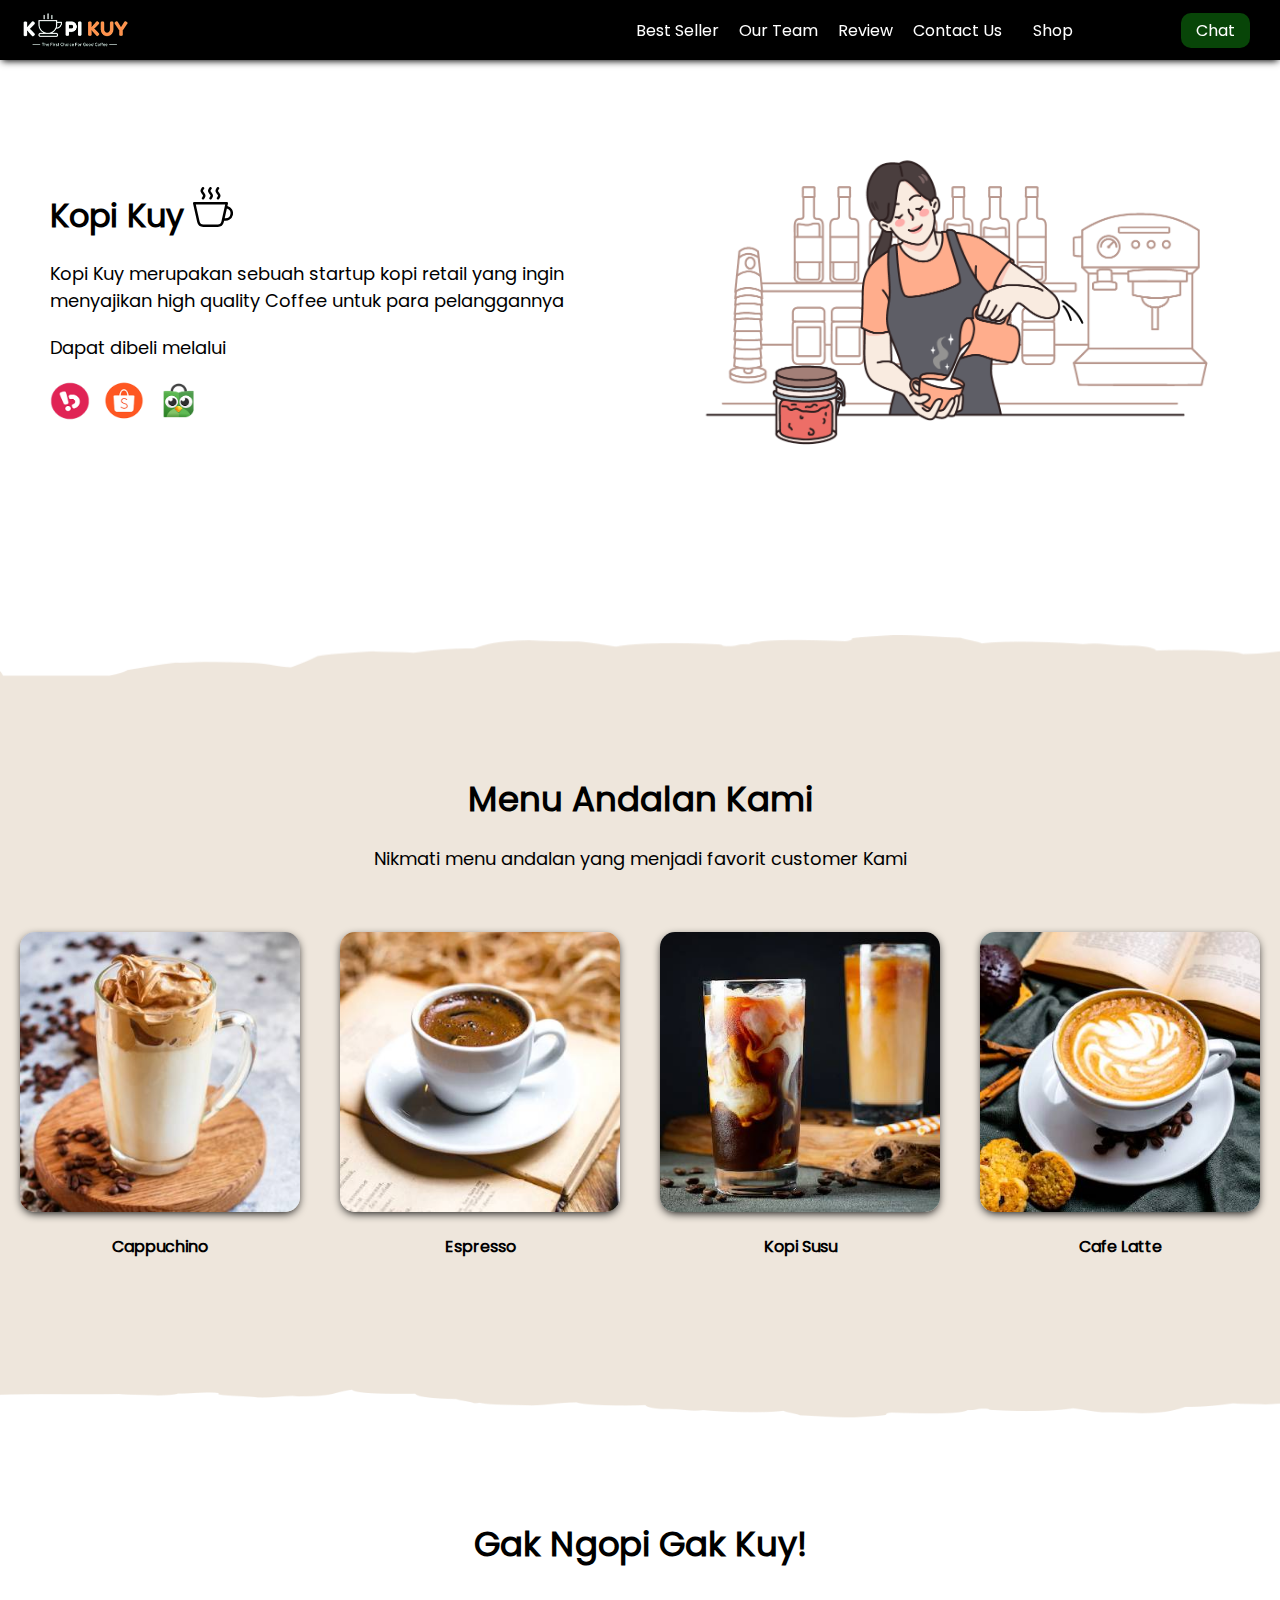
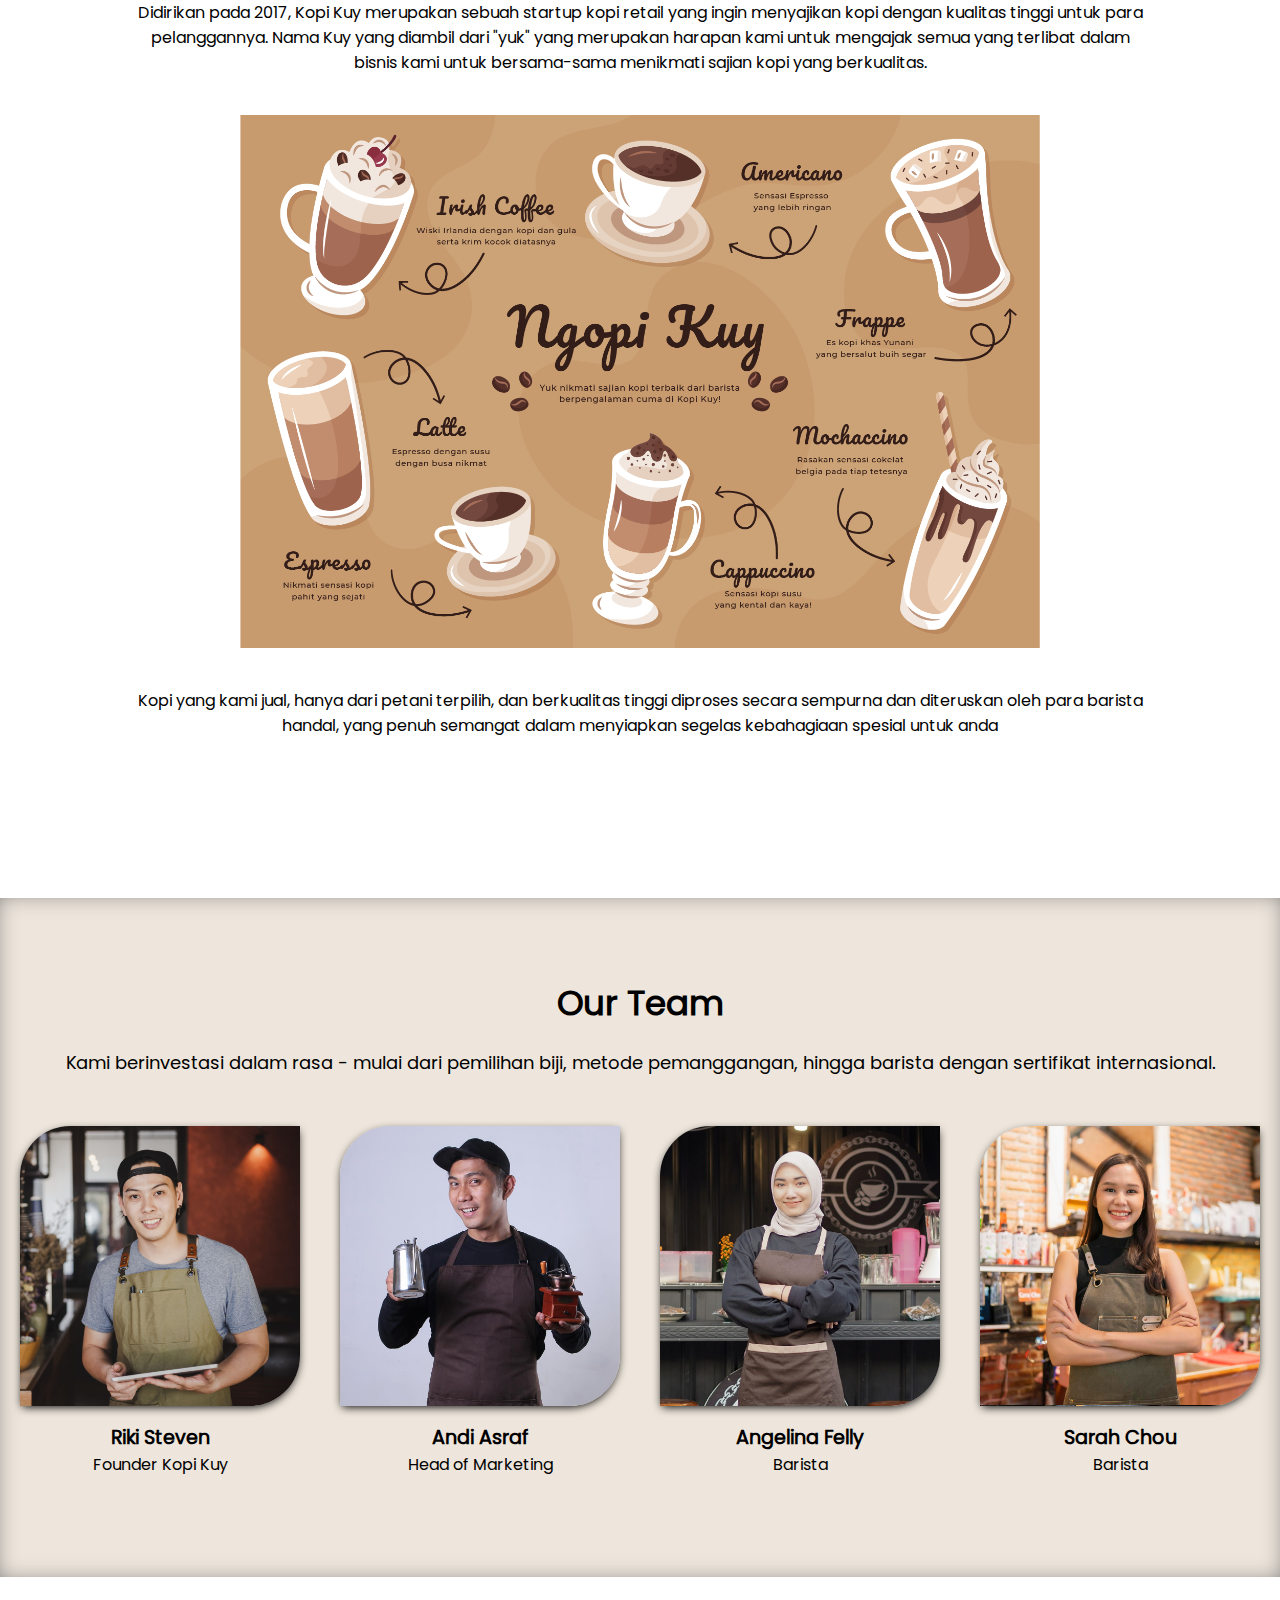
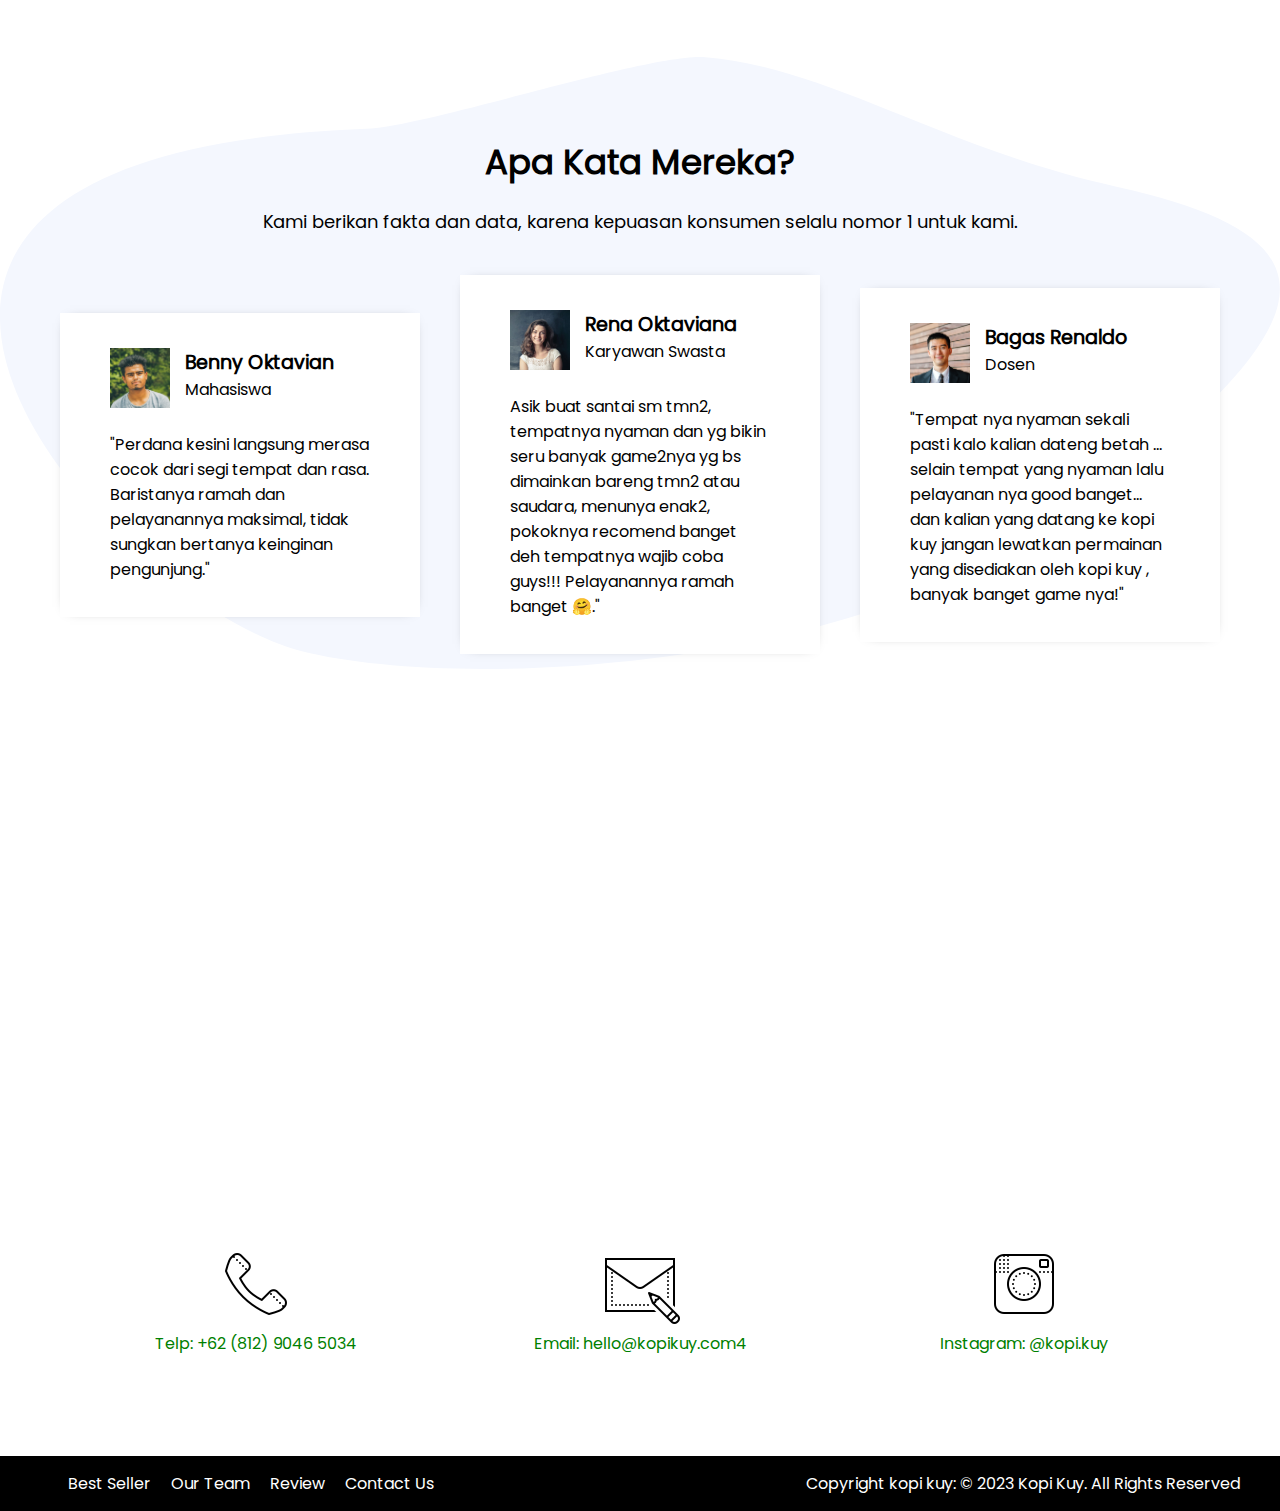
<file: index.html>
<!DOCTYPE html>
<html lang="id">

<head>
    <meta charset="UTF-8">
    <meta http-equiv="X-UA-Compatible" content="IE=edge">
    <meta name="viewport" content="width=device-width, initial-scale=1.0">
    <link rel="shortcut icon" href="images/favicon.ico" type="image/x-icon">
    <title>Website Kopi Kuy</title>
    <link rel="stylesheet" href="css/style.css">
</head>

<body>
    <nav>
        <img class="logo" src="images/logo/logo_kuy.png">
        <div class="navigasi">
            <a href="#best-seller">Best Seller</a>
            <a href="#our-team">Our Team</a>
            <a href="#review">Review</a>
            <a href="#contact-us">Contact Us</a>
        </div>
        <a class="shop" href="produk.html">Shop</a>
        <a class="chat" href="https://wa.me/628123456?text=Saya ingin bertanya" target="_blank">Chat</a>
    </nav>

    <!-- Tulis Kode HTML / <header> Setelah baris di bawah ini (baris 28) -->
    <header>
        <div class="kiri">
            <h1>Kopi Kuy <img src="images/icon/icon_kopi.svg" alt="">
            </h1>
            <p>Kopi Kuy merupakan sebuah startup kopi retail yang ingin menyajikan
                high quality Coffee untuk para pelanggannya</p>
            <p>Dapat dibeli melalui</p>
            <div class="olshop">
                <img src="images/logo/logo_bukalapak.png" alt="">
                <img src="images/logo/logo_shopee.png" alt="">
                <img src="images/logo/logo_tokopedia.png" alt="">
            </div>
        </div>
        <div class="kanan">
            <img src="images/header/header1.png " alt="">
        </div>
    </header>
    <section class="best-seller" id="best-seller">
        <h2>Menu Andalan Kami</h2>
        <p>Nikmati menu andalan yang menjadi favorit customer Kami</p>
        <div class="produk">
            <img src=" images/produk/product_capuchino.jpg" alt="">
            <p>Cappuchino</p>
        </div>
        <div class="produk">
            <img src="images/produk/product_espresso.jpg" alt="">
            <p>Espresso</p>
        </div>
        <div class="produk">
            <img src="images/produk/product_kopi_susu.jpg" alt="">
            <p>Kopi Susu</p>
        </div>
        <div class="produk">
            <img src="images/produk/product_latte.jpg" alt="">
            <p>Cafe Latte</p>
        </div>
    </section>
    <section class="about-us">
        <h2>
            Gak Ngopi Gak Kuy!
        </h2>
        <p>
            Didirikan pada 2017, Kopi Kuy merupakan sebuah startup kopi retail
            yang ingin menyajikan kopi dengan kualitas tinggi untuk para pelanggannya.
            Nama Kuy yang diambil dari "yuk" yang merupakan harapan kami untuk mengajak semua
            yang terlibat dalam bisnis kami untuk bersama-sama menikmati sajian kopi yang berkualitas.
        </p>
        <img src="images/about-us/aset_kopi_jumbo.png" alt="">
        <p>
            Kopi yang kami jual, hanya dari petani terpilih, dan berkualitas tinggi diproses
            secara sempurna dan diteruskan oleh para barista handal, yang penuh semangat
            dalam menyiapkan segelas kebahagiaan spesial untuk anda
        </p>
    </section>
    <section class="our-team" id="our-team">
        <h2>Our Team</h2>
        <p>Kami berinvestasi dalam rasa - mulai dari pemilihan biji, metode pemanggangan, 
            hingga barista dengan sertifikat internasional.</p>
            <div class="team">
                <img src="images/team/team1.jpg" alt="">
                <h3>Riki Steven</h3>
                <p>Founder Kopi Kuy</p>
            </div>
            <div class="team">
                <img src="images/team/team2.jpg" alt="">
                <h3>Andi Asraf</h3>
                <p>Head of Marketing</p>
            </div>
            <div class="team">
                <img src="images/team/team3.jpg" alt="">
                <h3>Angelina Felly</h3>
                <p>Barista</p>
            </div>
            <div class="team">
                <img src="images/team/team4.jpg" alt="">
                <h3>Sarah Chou</h3>
                <p>Barista</p>
            </div>
    </section>
    <section class="review" id="review">
       <h2>Apa Kata Mereka?</h2> 
       <p>Kami berikan fakta dan data, karena kepuasan konsumen selalu nomor 1 untuk kami.</p>
       <div class="testimoni">
        <img src=" images/customer/customer1.jpg" alt="">
        <div class="profile">
            <h3>Benny Oktavian</h3>
            <p>Mahasiswa</p>
        </div>
        <p>"Perdana kesini langsung merasa cocok dari segi tempat dan rasa. 
            Baristanya ramah dan pelayanannya maksimal, tidak sungkan bertanya keinginan pengunjung."
        </p>
       </div>
       <div class="testimoni">
        <img src=" images/customer/customer2.jpg" alt="">
        <div class="profile">
            <h3>Rena Oktaviana</h3>
            <p>Karyawan Swasta</p>
        </div>
        <p> Asik buat santai sm tmn2, tempatnya nyaman dan yg bikin seru banyak game2nya 
            yg bs dimainkan bareng tmn2 atau saudara, menunya enak2, pokoknya recomend 
            banget deh tempatnya wajib coba guys!!! Pelayanannya ramah banget 🤗."
        </p>
       </div><div class="testimoni">
        <img src=" images/customer/customer3.jpg" alt="">
        <div class="profile">
            <h3>Bagas Renaldo</h3>
            <p>Dosen</p>
        </div>
        <p>"Tempat nya nyaman sekali pasti kalo kalian dateng betah ... 
            selain tempat yang nyaman lalu pelayanan nya good banget... 
            dan kalian yang datang ke kopi kuy jangan lewatkan permainan yang disediakan 
            oleh kopi kuy , banyak banget game nya!"
        </p>
       </div>
    </section>
<section class="contact-us" id="contact-us">
<iframe src="https://www.google.com/maps/embed?pb=!1m14!1m8!1m3!1d7932.741866032694!2d106.668581!3d-6.214715!3m2!1i1024!2i768!4f13.1!3m3!1m2!1s0x2e69f9912c7f297b%3A0xe5a3a671dae861ab!2sKopi%20kuy!5e0!3m2!1sid!2sid!4v1680617229460!5m2!1sid!2sid"
    allowfullscreen="" loading="lazy" referrerpolicy="no-referrer-when-downgrade"></iframe>
<div class="kontak">
    <img src="images/icon/icon_phone.png" alt="" srcset="">
    <p>Telp: +62 (812) 9046 5034</p> 
</div>
<div class="kontak">
    <img src="images/icon/icon_mail.png" alt="" srcset="">
    <p>Email: hello@kopikuy.com4</p> 
</div>
<div class="kontak">
    <img src="images/icon/icon_instagram.png" alt="" srcset="">
    <p>Instagram: @kopi.kuy</p> 
</div>
</section>
<footer>
    <div class="navigasi">
            <a href="#best-seller">Best Seller</a>
            <a href="#our-team">Our Team</a>
            <a href="#review">Review</a>
            <a href="#contact-us">Contact Us</a>
        </div>
    <p>Copyright kopi kuy: © 2023 Kopi Kuy. All Rights Reserved</p>
</footer>
    <!--
        Kode HTML tidak boleh lewat dari batas ini
        Pastikan setiap section di tutup
        misalnya kode <section class="best-seller"> harus ada
        di bawah kode </header> (perhatikan ada garis miringnya
        dan setiap section harus setelah kode </section>
        jangan menulis <section> di dalam <section>
    -->
</body>

</html>
</file>
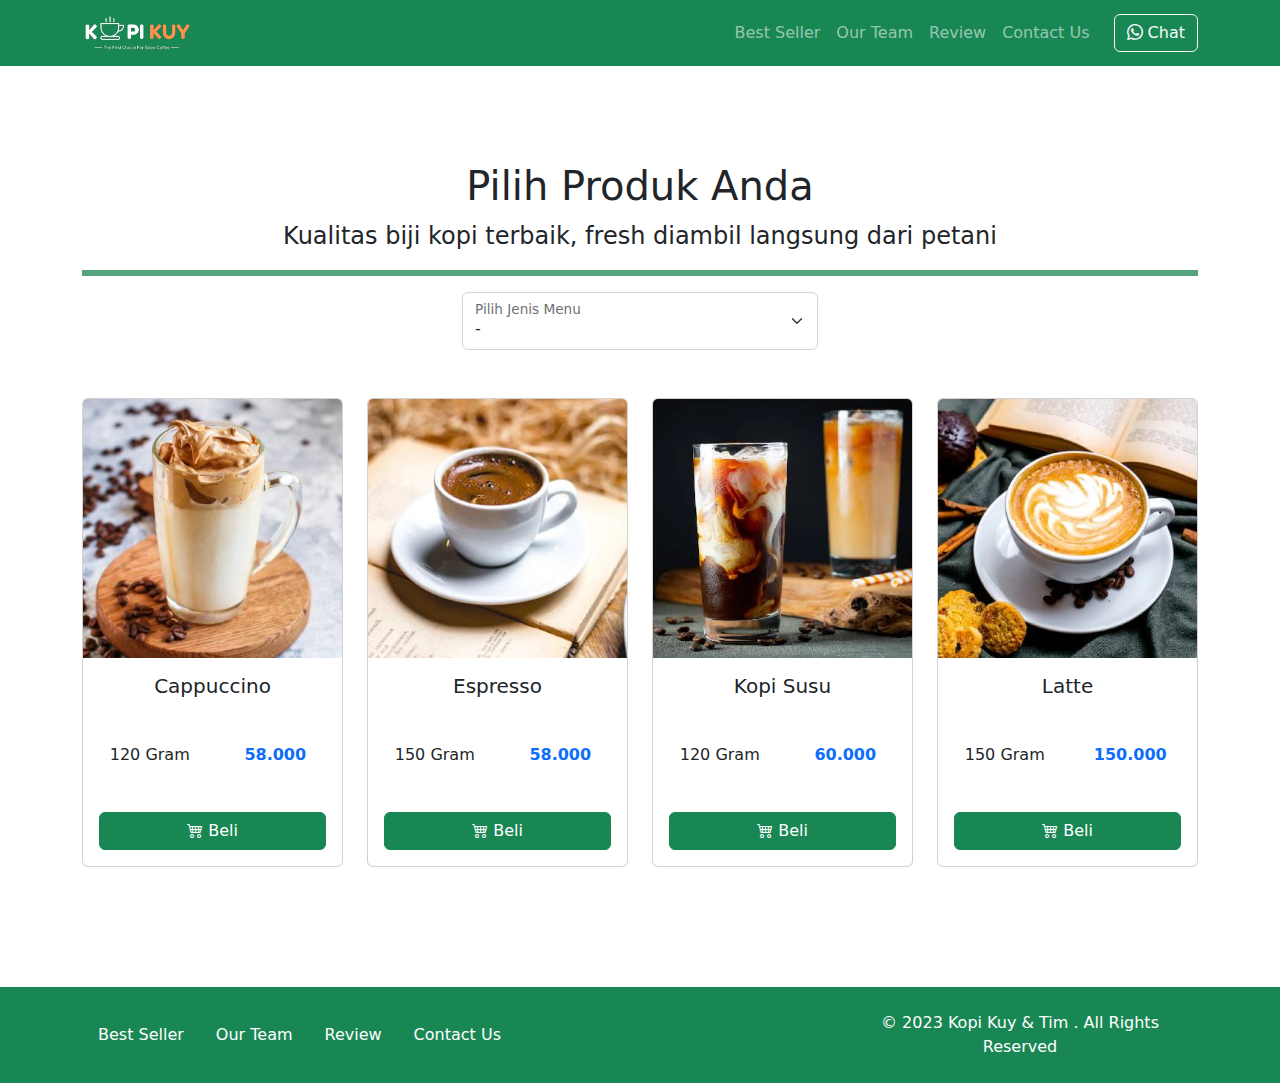
<file: produk.html>
<!DOCTYPE html>
<html lang="id">

<head>
    <meta charset="UTF-8">
    <meta http-equiv="X-UA-Compatible" content="IE=edge">
    <meta name="viewport" content="width=device-width, initial-scale=1.0">
    <link rel="shortcut icon" href="images/favicon/favicon.ico" type="image/x-icon">
    <title>Produk</title>
    <link rel="shortcut icon" href="images/favicon.ico" type="image/x-icon">
    <link rel="stylesheet" href="vendor/bootstrap/bootstrap.min.css">
    <link rel="stylesheet" href="vendor/bootstrap/bootstrap-icons.css">
    <script src="vendor/bootstrap/bootstrap.bundle.min.js"></script>
    <script src="js/jquery-3.6.3.min.js"></script>
    <style>
        /* tulis kode CSS internal di bawah sini */



        /* Batas Akhir penulisan kode CSS internal */
    </style>
</head>

<body>
    <!-- Tulis Kode Bootstrap Di Bawah Sini -->
    <nav class="navbar navbar-dark bg-success navbar-expand-lg bisadicopy">
        <div class="container">
            <a class="navbar-brand" href="index.html">
                <img src="images/logo/logo_kuy.png" height="40" alt="image">
            </a>
            <button class="navbar-toggler" type="button" data-bs-toggle="collapse" data-bs-target="#navbarNav11"
                aria-controls="navbarNav11" aria-expanded="false" aria-label="Toggle navigation">
                <span class="navbar-toggler-icon"></span>
            </button>
            <div class="collapse navbar-collapse" id="navbarNav11">
                <ul class="navbar-nav ms-auto">
                    <li class="nav-item active">
                        <a class="nav-link" href="index.html#best-seller">Best Seller</a>
                    </li>
                    <li class="nav-item">
                        <a class="nav-link" href="index.html#our-team">Our Team</a>
                    </li>
                    <li class="nav-item">
                        <a class="nav-link" href="index.html#review">Review</a>
                    </li>
                    <li class="nav-item">
                        <a class="nav-link" href="index.html#contact-us">Contact Us</a>
                    </li>
                </ul>
                <a target="_blank" class="btn btn-outline-light ms-md-3"
                    href="https://wa.me/6281291551234?text=halo kopi kuy saya mau pesan"><i class="bi bi-whatsapp"></i>
                    Chat</a>
            </div>
        </div>
    </nav>
    <section class="riki-block produk text-center my-5 py-5">
        <div class="container">
            <h1>Pilih Produk Anda</h1>
            <p class="fs-4">Kualitas biji kopi terbaik, fresh diambil langsung dari petani</p>
            <hr class="border border-success border-3 opacity-75">

            <!-- Ini Untuk Select -->
            <div class="row justify-content-center">
                <div class="col-md-4">
                    <div class="form-floating">
                        <select class="form-select" id="select_kopi">
                            <option selected disabled>-</option>
                            <option value="arabica">Arabica</option>
                            <option value="robusta">Robusta</option>
                            <option value="nonkopi">Non Kopi</option>
                            <option value="food">Food</option>
                        </select>
                        <label for="select_kopi">Pilih Jenis Menu</label>
                    </div>
                </div>
            </div>

            <div id="baris_produk" class="row row-cols-1 row-cols-sm-2 row-cols-md-3 row-cols-lg-4 text-center mt-5">
                <div class="col mb-4">
                    <div class="card">
                        <img src="images/produk/product_capuchino.jpg" class="card-img-top" alt="...">
                        <div class="card-body">
                            <h5 class="card-title">Cappuccino</h5>
                            <div class="row hargasize my-4">
                                <div class="col">
                                    120 Gram
                                </div>
                                <div class="col fw-bold text-primary">
                                    58.000
                                </div>
                            </div>
                            <a href="#" class="btn btn-success w-100"><i class="bi bi-cart4"></i> Beli</a>
                        </div>
                    </div>
                </div>

                <div class="col mb-4">
                    <div class="card">
                        <img src="images/produk/product_espresso.jpg"
                            class="card-img-top" alt="...">
                        <div class="card-body">
                            <h5 class="card-title">Espresso</h5>
                            <div class="row hargasize my-4">
                                <div class="col">
                                    150 Gram
                                </div>
                                <div class="col fw-bold text-primary">
                                    58.000
                                </div>
                            </div>
                            <a href="#" class="btn btn-success w-100"><i class="bi bi-cart4"></i> Beli</a>
                        </div>
                    </div>
                </div>
                <div class="col mb-4">
                    <div class="card">
                        <img src="images/produk/product_kopi_susu.jpg"
                            class="card-img-top" alt="...">
                        <div class="card-body">
                            <h5 class="card-title">Kopi Susu</h5>
                            <div class="row hargasize my-4">
                                <div class="col">
                                    120 Gram
                                </div>
                                <div class="col fw-bold text-primary">
                                    60.000
                                </div>
                            </div>
                            <a href="#" class="btn btn-success w-100"><i class="bi bi-cart4"></i> Beli</a>
                        </div>
                    </div>
                </div>

                <div class="col mb-4">
                    <div class="card">
                        <img src="images/produk/product_latte.jpg"
                            class="card-img-top" alt="...">
                        <div class="card-body">
                            <h5 class="card-title">Latte</h5>
                            <div class="row hargasize my-4">
                                <div class="col">
                                    150 Gram
                                </div>
                                <div class="col fw-bold text-primary">
                                    150.000
                                </div>
                            </div>
                            <a href="#" class="btn btn-success w-100"><i class="bi bi-cart4"></i> Beli</a>
                        </div>
                    </div>
                </div>
            </div>
        </div>
        </section>
        <footer class="riki-block footer-small py-4 bg-success">
            <div class="container">
                <div class="row align-items-center">
                    <div class="col-12 col-md-8">
                        <ul class="nav justify-content-center justify-content-md-start">
                            <li class="nav-item">
                                <a class="nav-link" href="index.html#best-seller">Best Seller</a>
                            </li>
                            <li class="nav-item">
                                <a class="nav-link" href="index.html#our-team">Our Team</a>
                            </li>
                            <li class="nav-item">
                                <a class="nav-link" href="index.html#review">Review</a>
                            </li>
                            <li class="nav-item">
                                <a class="nav-link" href="index.html#contact-us">Contact Us</a>
                            </li>
                        </ul>
                    </div>
    
                    <div class="col-12 col-md-4 mt-4 mt-md-0 text-center text-md-right">
                        &copy; 2023 Kopi Kuy &amp; Tim . All Rights Reserved
                    </div>
                </div>
            </div>
        </footer>
    <!-- Batas Akhir penulisan kode Bootstrap -->
    <script>
        /* Tulis Javascript Di bawah Sini */
        var sumber = "https://rikikurnia.com/prakerja/api/kopi"
        var sumber2 = "data.json"

        select_kopi.onchange = function () {
            var dipilih = select_kopi.value
            console.log(dipilih)
            $.getJSON(sumber2).then(function (data) 
            {
                var data_kopi = data[dipilih]
                console.log(data_kopi)
                baris_produk.innerHTML = ""
                data_kopi.forEach(item => {
                    baris_produk.innerHTML += `<div class="col mb-4">
                        <div class="card">
                            <img src="${item.foto}" class="card-img-top" alt="...">
                            <div class="card-body">
                                <h5 class="card-title">${item.nama}</h5>
                                <div class="row hargasize my-4">
                                    <div class="col">
                                        ${item.size}
                                    </div>
                                    <div class="col fw-bold text-primary">
                                        ${item.harga}
                                    </div>
                                </div>
                                <a href="${item.link}" class="btn btn-success w-100"><i class="bi bi-cart4"></i> Beli</a>
                            </div>
                        </div>
                    </div>`
                })
            })

        }

        /* Batas Akhir penulisan kode Javascript */
    </script>
</body>

</html>
</file>
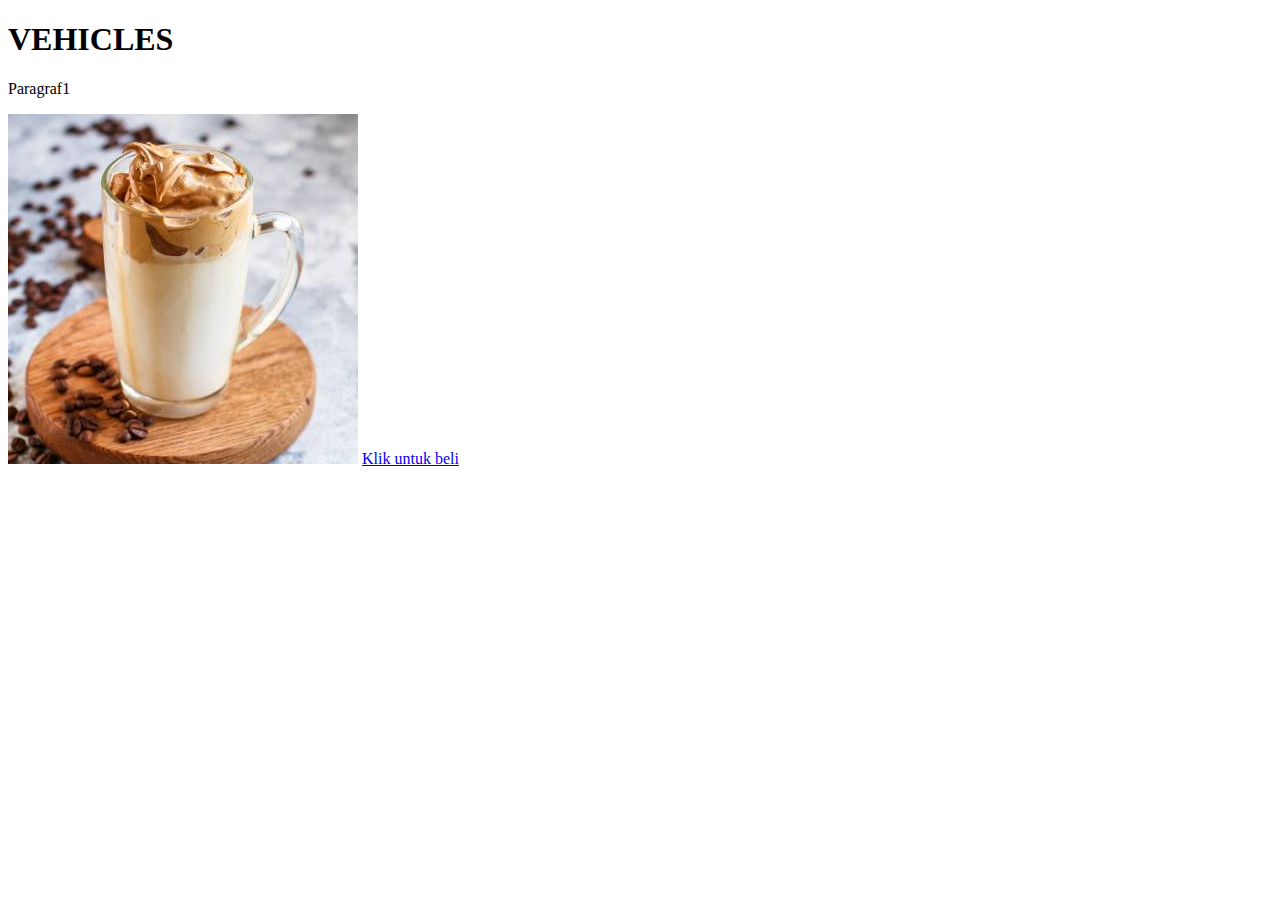
<file: tes.html>
<!DOCTYPE html>
<html lang="en">
<head>
    <meta charset="UTF-8">
    <meta name="viewport" content="width=device-width, initial-scale=1.0">
    <title>Document</title>
</head>
<body>
    <h1>VEHICLES</h1>
    <p>Paragraf1</p>
    <img src="images/produk/product_capuchino.jpg">
    <a href="google.com">Klik untuk beli</a>
</body>
</html>
</file>
<file: css/style.css>
/* Kode * di bawah ini untuk mereset tampilan setiap web browser supaya seragam */

* {
   box-sizing: border-box;
   margin: 0;
   padding: 0;
}

html {
   /* scroll-behavior: smooth agar scroll ketika klik pada navigasi menjadi halus */
   scroll-behavior: smooth;
}

/* 
Kode di bawah ini untuk mengatur nav sampai footer agar memiliki tampilan flexibel
selengkapnya akan di bahas di hari ke 3
*/

nav,
header,
section,
footer {
   /* 
      display: flex memiliki pengaturan yang dapat mengatur agar elemen
      di dalamnya memiliki ukuran yang fleksibel
      digunakan saat ada elemen yang isinya lebih dari satu kolom
   */
   display: flex;
   /* 
      align-items: center mengatur elemen di dalamnya rata tengah vertikal
   */
   align-items: center;

   /* 
      justify-content: center mengatur elemen di dalamnya rata tengah horizontal
   */
   justify-content: center;

   /* 
      flex-wrap: wrap mengatur agar jika lebar elemen berlebih, maka elemen
      akan otomatis diletakan di baris baru (tidak dipaksakan di satu baris)
   */
   flex-wrap: wrap;
}



/* 
Kode @font-face untuk menginstall font ke dalam Website 
src adalah untuk lokasi fontnya, font dapat di cari di website https://fonts.google.com/
dengan memberi nama family, maka kita mendaftarkan font tersebut ke dalam website
*/

@font-face {
   src: url(../fonts/poppins.woff2);
   font-family: 'Poppins';
}

body {
   /* 
   mendaftarkan semua teks pada body menjadi family Poppins 
   kenapa pada body? karena elemen body membungkus semua elemen dari nav section sampai footer
   */
   font-family: 'Poppins';
}

/*
Misalnya ada font dari google yang bernama Irish Grover yang berada di:
https://fonts.gstatic.com/s/irishgrover/v23/buExpoi6YtLz2QW7LA4flVgv__RP.woff2

maka bisa coba copy kode berikut untuk menginstall font tadi:

@font-face {
  font-family: 'Irish Grover';
  font-style: normal;
  font-weight: 400;
  src: url(https://fonts.gstatic.com/s/irishgrover/v23/buExpoi6YtLz2QW7LA4flVgv__RP.woff2) format('woff2');
}

Jika kode di atas sudah di copy
Nanti pada element yang ingin menggunakan font Irish Grover Tadi, tinggal diganti font-familynya
misal mau mengganti h1 dan h2 maka kodenya sebagai berikut:

h1,h2 {
   font-family: 'Irish Grover';
}

*/


a {
   /* menghilangkan garis bawah pada link */
   text-decoration: none;

   /* 
   color: adalah untuk mengganti warna tulisan.
   color:unset digunakan pada a untuk menghilangkan warna bawaan pada link (biasanya warna biru) 
   */
   color: unset;
}

h2 {
   /* mengatur ukuran huruf ke 34 pixel */
   font-size: 34px;
}

h3 {
   /* mengatur ukuran huruf ke 1.2rem */
   font-size: 1.2rem;
}

h1,
h2,
h3 {
   /* mengatur tebal huruf bisa bold, normal*/
   font-weight: bold;
}

img {
   /* 
      kode max-width artinya lebar maksimal
      mengatur agar semua elemen img memiliki lebar maksimal 100% agar
      besar gambar tidak melebihi layar ataupun elemen pembungkus
   */
   max-width: 100%;
}

/* Navigasi */

nav {
   /* 
   background-color mengatur warna latar belakang 
   untuk pengguna hp, pergantian warna tidak bisa seperti vs code
   hanya dapat menggunakan warna bahasa inggris seperti: red, green, brown, purple dsb
   untuk pengguna vscode silahkan arahkan mouse ke kotak warna di bawah
   untuk mengganti warna sesuai keinginan
   */
   background-color: #000;

   /* box-shadow membuat efek bayangan */
   box-shadow: 0 3px 7px -2px #000;

   /* width mengatur lebar elemen. 100% agar lebarnya full dari kiri sampai kanan layar */
   width: 100%;

   /* 
   padding digunakan untuk memberi jarak ke dalam. 
   efeknya bila digunakan pada elemen yang memiliki warna latar akan membuat elemen tersebut 'gemuk'
   padding-top artinya jarak ke atas, nilai padding dapat berupa
   padding-top, padding-bottom, padding-left, padding-right
   */
   padding-top: 10px;
   padding-bottom: 10px;

   /* 
   position mengatur posisi elemen, position:fixed supaya elemen nav akan ikut menempel di atas layar
   saat kita scroll ke bawah. Jika ingin navigasi gak nempel, bisa menggunakan position:static;
   */
   position: fixed;

   /* Nilai z-index semakin besar, maka elemen akan semakin di depan */
   z-index: 500;
}

img.logo {
   /* height mengatur tinggi elemen */
   height: 40px;
   /* penjelasan margin mirip dengan padding, fungsinya untuk memberi jarak pada elemen */
   margin-left: 20px;
}

div.navigasi {
   margin-left: auto;
   margin-right: 15px;
}

nav a {
   color: #fff;
   padding-left: 8px;
   padding-right: 8px;
}

a.shop {
   margin-right: 100px;
}

a.chat {
   margin-right: 30px;
   background-color: rgb(8, 69, 8);
   color: #fff;
   padding-top: 5px;
   padding-right: 15px;
   padding-bottom: 5px;
   padding-left: 15px;
   border-radius: 10px;
}


/* 
   PERHATIKAN bahwa dalam mengatur elemen, nama elemen langsung ditulis
   sedangkan untuk mengatur class, dibutuhkan tanda titik (.) terlebih dulu
   img {} berarti seluruh elemen dengan tag img (<img src="....">), 
   sedangkan .img artinya hanya elemen dengan class img (<img class="img" src="...">) 
*/


/* HEADER */


header,
section {
   /*
    padding mengatur jarak ke dalam
    pada padding dan margin ditambahkan top / right / bottom / top 
    untuk mengatur jarak masing-masing 
   */
   padding-top: 80px;
   padding-bottom: 80px;

   /* margin mengatur jarak ke luar */
   margin-bottom: 80px;
}

/* penulisan CSS dapat digabung dengan beberapa elemen */
header div.kiri,
header div.kanan {
   /* width mengatur lebar elemen. 50% artinya setengah ukuran elemen pembungkus */
   width: 50%;
   padding: 50px;
}

header h1 {
   margin-bottom: 20px;
}

header p {
   /* font-size digunakan untuk mengatur ukuran huruf */
   font-size: 18px;
   margin-bottom: 20px;
}

div.olshop img {
   width: 40px;
   /* aspect-ratio:1 agar tinggi menyesuaikan width */
   aspect-ratio: 1;
   margin-right: 10px;
}

/* Best Seller */

section.best-seller {
   position: relative;

   /* background-color mengatur warna latar belakang elemen */
   background-color: #EEE6DC;

   /* text-align mengatur rata tulisan, bisa bernilai: left, right, center, justify */
   text-align: center;
}

/* 
terkait position, after, dan before memerlukan pemahaman mendalam
terkait layout pada CSS untuk dapat memahami secara penuh 
*/

section.best-seller::before,
section.best-seller::after {
   position: absolute;
   content: "";
   width: 100%;
   height: 76px;

   /* background-image untuk menambahkan gambar sebagai background */
   background-image: url(../images/background/garis-atas.png);

   /*background-size agar gambar latar menyesuaikan tinggi / lebar elemen */
   background-size: cover;

   top: -60px;
   left: 0;
}

section.best-seller::after {
   height: 60px;
   background-image: url(../images/background/garis-bawah.png);
   top: unset;
   bottom: -60px;
}

section.best-seller h2 {
   margin-bottom: 20px;
   width: 100%;
}

/* 
Penulisan section.best-seller > p berarti mengatur elemen p yang langsung
di bungkus oleh elemen <section class="best-seller">
aturan ini tidak berlaku untuk elemen <p> yang ada di dalam <div class="produk">
*/

section.best-seller>p {
   font-size: 18px;
   margin-bottom: 40px;
   width: 100%;
}

div.produk {
   /* 
      Penulisan padding dan margin seperti padding:20px ini penulisan singkat 
      yang berarti top, right, bottom, left nilainya sama, yaitu 20px 
   */
   padding: 20px;
   width: 25%;
}

div.produk img {
   /* transition membuat animasi transisi dari perubahan style, 0.3s berarti 0.3 detik */
   transition: all 0.3s ease;

   /* border-radius  Membuat sudut membulat */
   border-radius: 15px;

   /* box-shadow membuat efek bayangan */
   box-shadow: 0 3px 10px -2px #000;
}

/*

kode div.produk img:hover akan dijalankan saat mouse ada di atas elemen <img> yang ada
di dalam <div class="produk"> 
karena ada efek transition pada div.produk img 
maka akan menghasilkan efek animasi yang smooth

*/
div.produk img:hover {

   /* membuat transformasi, bisa berupa scale(1.05), rotate(180deg), translateY(-50px), dsb */
   transform: scale(0.9);
   border-radius: 50%;
}

div.produk p {
   margin-top: 15px;
   font-weight: bold;
}



/* About US */

section.about-us {
   /* max-width: 80%; mengatur lebar maksimal elemen tidak boleh melebihi 80% layar */
   max-width: 80%;

   /* margin-left dan margin-right auto akan membuat posisi elemen berada di tengah */
   margin-left: auto;
   margin-right: auto;
   text-align: center;
}

section.about-us h2 {
   margin-bottom: 30px;
   width: 100%;
}

section.about-us img {
   /* 
      Penulisan width: 800px dan max-width: 100% mengatur agar
      elemen memiliki lebar 800px namun tidak boleh melebihi 100% ukuran layar
   */
   width: 800px;
   max-width: 100%;
   margin: auto;
}

/*
section.about-us p:nth-child(2) berarti mengatur elemen ke 2 dengan jenis <p>
yang ada di dalam <section class="about-us">
*/

section.about-us p:nth-child(2) {
   margin-bottom: 40px;
}

section.about-us p:nth-child(4) {
   margin-top: 40px;
}


/* OUR TEAM */

section.our-team {
   background-color: #EEE6DC;
   box-shadow: inset 0px 0px 23px -6px #707070;
   text-align: center;
}

section.our-team h2 {
   margin-bottom: 20px;
   width: 100%;
}

section.our-team>p {
   margin-bottom: 30px;
   font-size: 18px;
   width: 800px;
   max-width: 90%;
   margin-left: auto;
   margin-right: auto;
   width: 100%;
}

div.team {
   width: 25%;
   padding: 20px;
}

div.team img {
   width: 100%;
   aspect-ratio: 1/1;
   object-fit: cover;
   box-shadow: 0 3px 10px -2px #000;
   border-radius: 50px 0px 50px 0px;
   margin-bottom: 10px;
}


/* REVIEW */

section.review {
   background-image: url(../images/background/bg-review.svg);
   /* 
      background-size: contain;
      membuat gambar latar belakang tidak terpotong
   */
   background-size: contain;

   /* 
      background-repeat: no-repeat;
      membuat gambar latar belakang tidak diulang (duplikat)
   */
   background-repeat: no-repeat;
   padding-left: 40px;
   padding-right: 40px;
   justify-content: space-around;
   /* align-items: stretch; membuat tinggi elemen di dalam .review .baris seragam */
   text-align: center;
}

section.review h2 {
   margin-bottom: 20px;
   width: 100%;
}

section.review>p {
   margin-bottom: 40px;
   font-size: 18px;
   width: 100%;
}

div.testimoni {
   width: 30%;
   display: flex;
   flex-wrap: wrap;
   padding: 35px 50px;
   box-shadow: 0px 0px 12px -10px #000;
   background-color: #fff;
}

div.testimoni img {
   width: 60px;
   height: 60px;
   margin-right: 15px;
   object-fit: cover;
}

div.profile {
   text-align: left;
   display: block;
   margin-bottom: 30px;
   width: calc(100% - 75px);
}

div.profile p {
   width: 100%;
   text-align: left;
}

div.testimoni>p {
   width: 100%;
   text-align: left;
}


/* CONTACT US */
section.contact-us {
   margin-bottom: 20px;
}

section.contact-us iframe {
   width: 100%;
   height: 300px;
   border: 0;
}

div.kontak {
   width: 30%;
   /* color mengatur warna tulisan */
   color: green;
   text-align: center;
   margin-top: 50px;
}


/* FOOTER */

footer {
   background-color: #000;
   padding-top: 15px;
   padding-bottom: 15px;
   color: #fff;
   padding-right: 40px;
   padding-left: 40px;
}

footer div.navigasi {
   margin-left: 20px;
   margin-right: auto;
}

footer div.navigasi a {
   padding: 8px;
}

/* UNTUK kode RESPONSIF hari ke 3 tulis DI BAWAH sini */
@media (max-width:600px) {

   header div.kiri,
   header div.kanan {
      width: 100%;
      text-align: center;
      padding: 20px;
   }

   div.navigasi {
      display: none;
   }

   a.shop {
      margin-right: 20px;
      margin-left: auto;
   }
   div.produk,
   div.team,
   div.kontak {
      width: 50%;
   }

   div.testimoni {
      width: 100%;
      margin-bottom: 30px;
   }

}


/* Kode CSS Selesai di sini */
</file>
